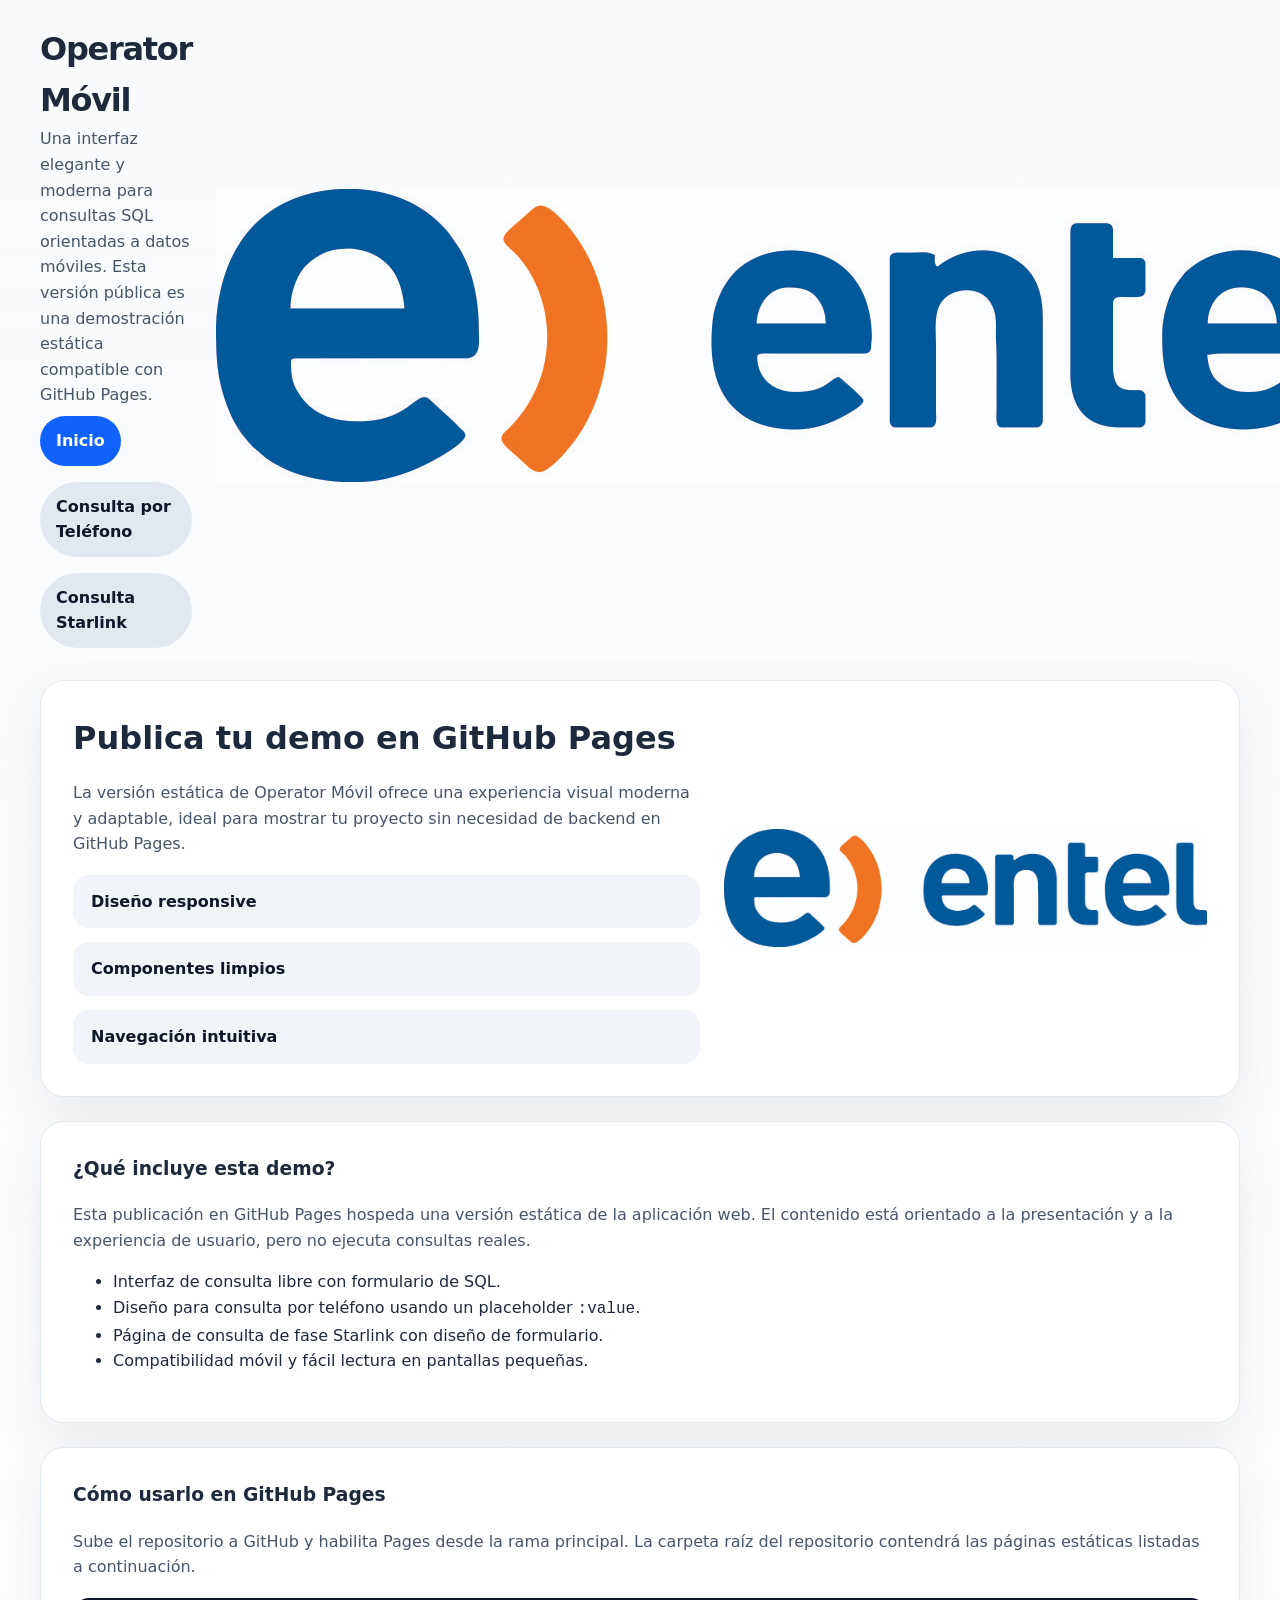
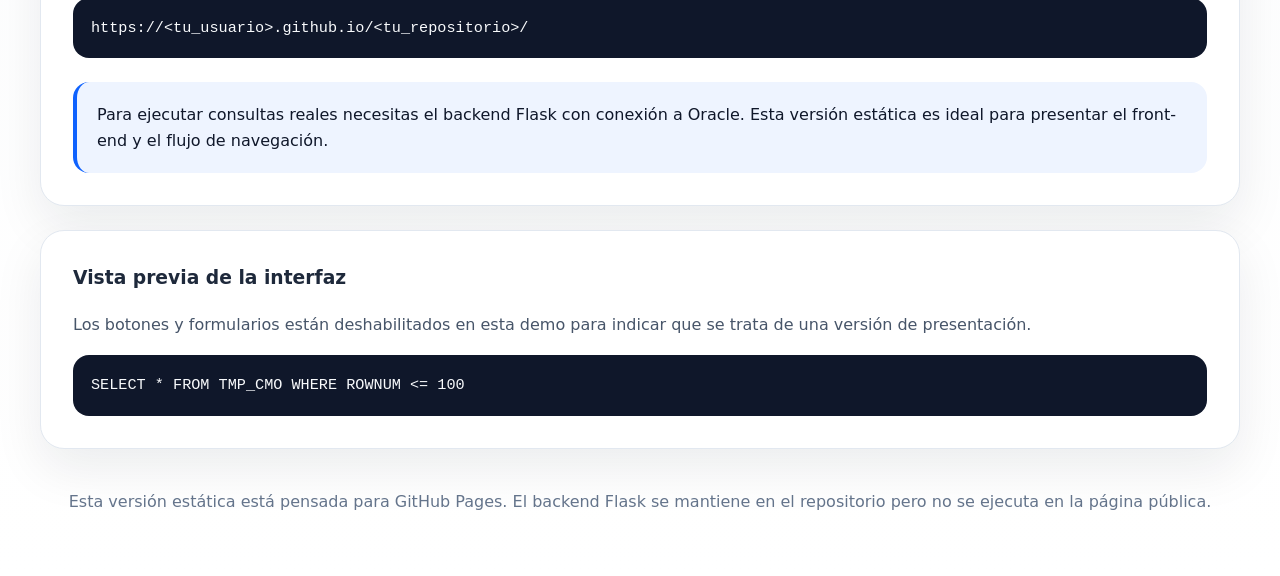
<file: index.html>
<!DOCTYPE html>
<html lang="es">
<head>
    <meta charset="UTF-8" />
    <meta name="viewport" content="width=device-width, initial-scale=1.0" />
    <title>Operator Móvil | Demo pública</title>
    <link rel="stylesheet" href="static/css/style.css" />
</head>
<body>
    <div class="site-shell">
        <header class="header">
            <div class="branding">
                <div>
                    <h1>Operator Móvil</h1>
                    <p>Una interfaz elegante y moderna para consultas SQL orientadas a datos móviles. Esta versión pública es una demostración estática compatible con GitHub Pages.</p>
                </div>
                <div class="nav-links">
                    <a href="index.html" class="active">Inicio</a>
                    <a href="value_search.html">Consulta por Teléfono</a>
                    <a href="starlink_phase.html">Consulta Starlink</a>
                </div>
            </div>
            <img src="static/logo.jpg" alt="Operator Móvil" class="logo" />
        </header>

        <section class="hero-card">
            <div class="hero-grid">
                <div>
                    <h2>Publica tu demo en GitHub Pages</h2>
                    <p>La versión estática de Operator Móvil ofrece una experiencia visual moderna y adaptable, ideal para mostrar tu proyecto sin necesidad de backend en GitHub Pages.</p>
                    <div class="badge-list">
                        <span class="badge">Diseño responsive</span>
                        <span class="badge">Componentes limpios</span>
                        <span class="badge">Navegación intuitiva</span>
                    </div>
                </div>
                <img src="static/logo.jpg" alt="Demo Operator Móvil" />
            </div>
        </section>

        <section class="section-card">
            <h3>¿Qué incluye esta demo?</h3>
            <p>Esta publicación en GitHub Pages hospeda una versión estática de la aplicación web. El contenido está orientado a la presentación y a la experiencia de usuario, pero no ejecuta consultas reales.</p>
            <ul>
                <li>Interfaz de consulta libre con formulario de SQL.</li>
                <li>Diseño para consulta por teléfono usando un placeholder <code>:value</code>.</li>
                <li>Página de consulta de fase Starlink con diseño de formulario.</li>
                <li>Compatibilidad móvil y fácil lectura en pantallas pequeñas.</li>
            </ul>
        </section>

        <section class="section-card">
            <h3>Cómo usarlo en GitHub Pages</h3>
            <p>Sube el repositorio a GitHub y habilita Pages desde la rama principal. La carpeta raíz del repositorio contendrá las páginas estáticas listadas a continuación.</p>
            <div class="code-block">https://&lt;tu_usuario&gt;.github.io/&lt;tu_repositorio&gt;/</div>
            <div class="note">Para ejecutar consultas reales necesitas el backend Flask con conexión a Oracle. Esta versión estática es ideal para presentar el front-end y el flujo de navegación.</div>
        </section>

        <section class="demo-card">
            <h3>Vista previa de la interfaz</h3>
            <p>Los botones y formularios están deshabilitados en esta demo para indicar que se trata de una versión de presentación.</p>
            <div class="code-block">SELECT * FROM TMP_CMO WHERE ROWNUM &lt;= 100</div>
        </section>

        <footer class="footer">
            <p>Esta versión estática está pensada para GitHub Pages. El backend Flask se mantiene en el repositorio pero no se ejecuta en la página pública.</p>
        </footer>
    </div>
</body>
</html>
</file>
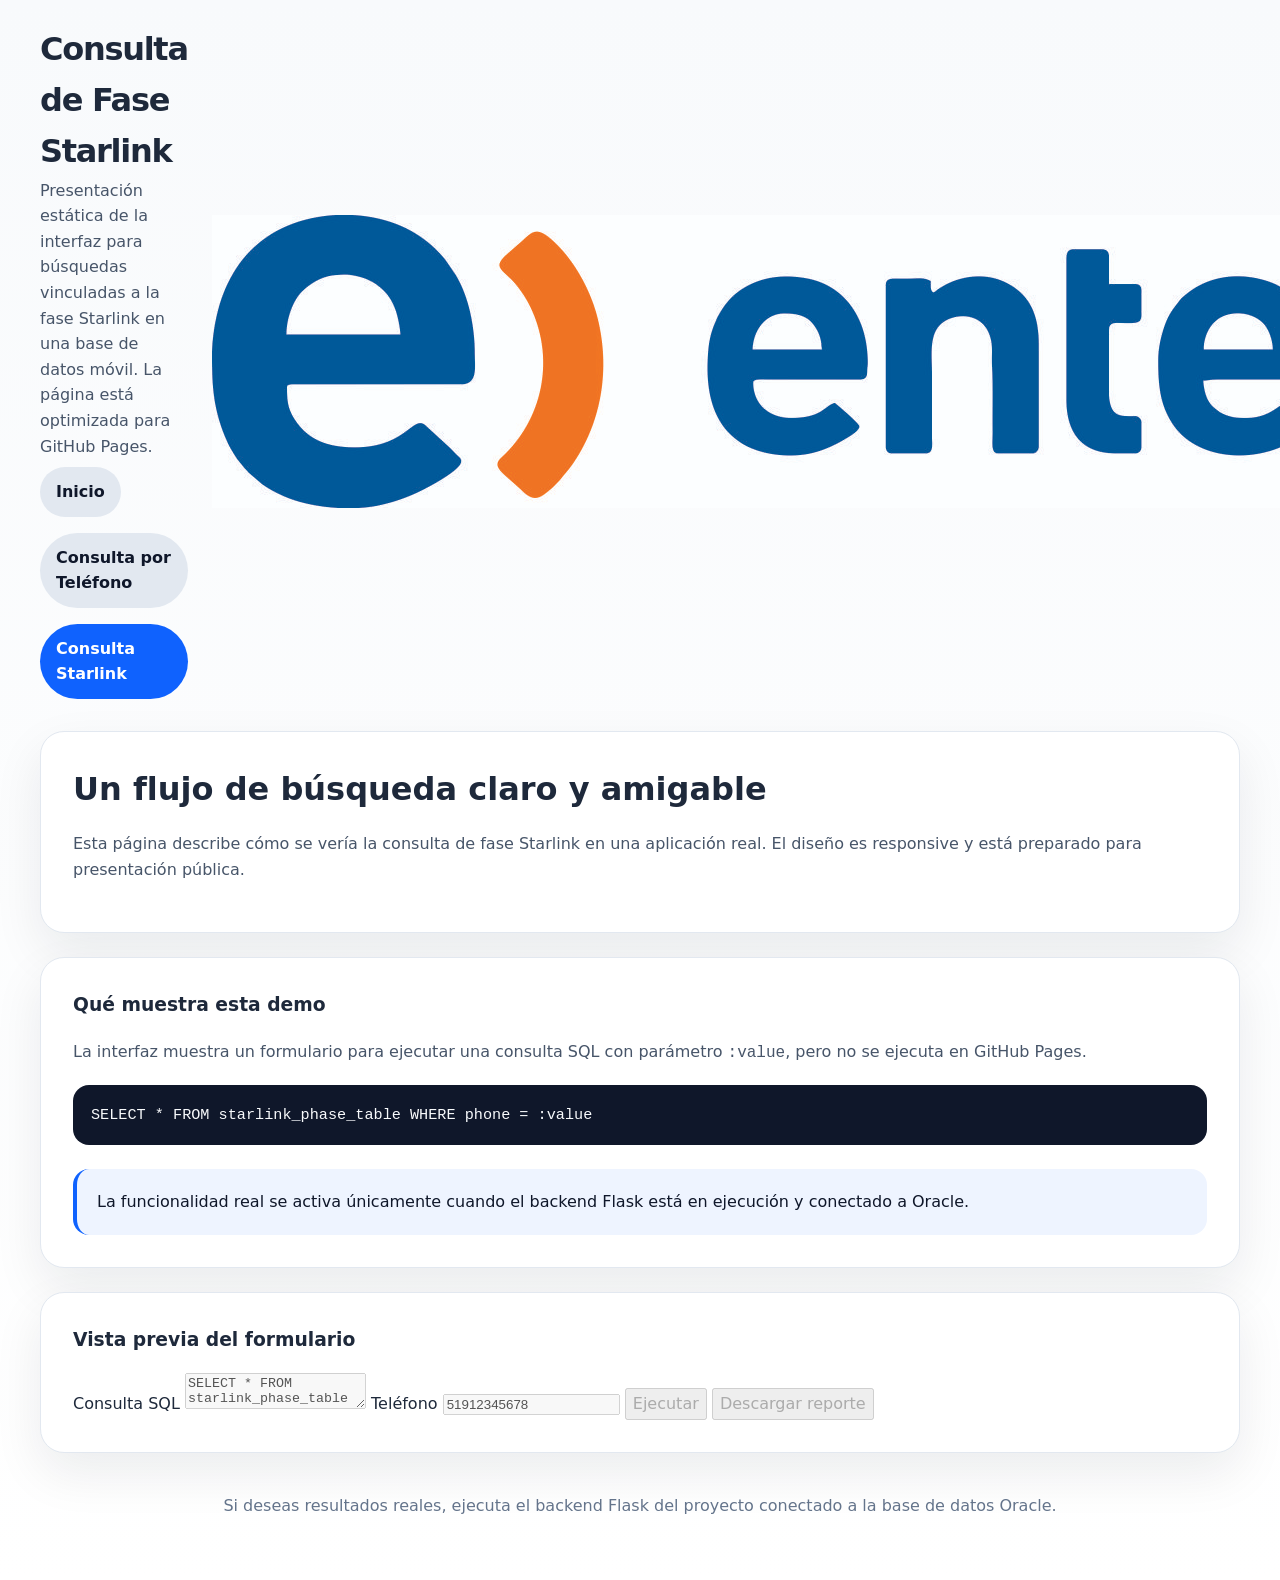
<file: starlink_phase.html>
<!DOCTYPE html>
<html lang="es">
<head>
    <meta charset="UTF-8" />
    <meta name="viewport" content="width=device-width, initial-scale=1.0" />
    <title>Operator Móvil | Consulta de Fase Starlink</title>
    <link rel="stylesheet" href="static/css/style.css" />
</head>
<body>
    <div class="site-shell">
        <header class="header">
            <div class="branding">
                <div>
                    <h1>Consulta de Fase Starlink</h1>
                    <p>Presentación estática de la interfaz para búsquedas vinculadas a la fase Starlink en una base de datos móvil. La página está optimizada para GitHub Pages.</p>
                </div>
                <div class="nav-links">
                    <a href="index.html">Inicio</a>
                    <a href="value_search.html">Consulta por Teléfono</a>
                    <a href="starlink_phase.html" class="active">Consulta Starlink</a>
                </div>
            </div>
            <img src="static/logo.jpg" alt="Operator Móvil" class="logo" />
        </header>

        <section class="hero-card">
            <h2>Un flujo de búsqueda claro y amigable</h2>
            <p>Esta página describe cómo se vería la consulta de fase Starlink en una aplicación real. El diseño es responsive y está preparado para presentación pública.</p>
        </section>

        <section class="section-card">
            <h3>Qué muestra esta demo</h3>
            <p>La interfaz muestra un formulario para ejecutar una consulta SQL con parámetro <code>:value</code>, pero no se ejecuta en GitHub Pages.</p>
            <div class="code-block">SELECT * FROM starlink_phase_table WHERE phone = :value</div>
            <div class="note">La funcionalidad real se activa únicamente cuando el backend Flask está en ejecución y conectado a Oracle.</div>
        </section>

        <section class="demo-card">
            <h3>Vista previa del formulario</h3>
            <form>
                <label for="query">Consulta SQL</label>
                <textarea id="query" disabled>SELECT * FROM starlink_phase_table WHERE phone = :value</textarea>
                <label for="value">Teléfono</label>
                <input id="value" type="text" disabled value="51912345678" />
                <button type="button" disabled>Ejecutar</button>
                <button type="button" disabled>Descargar reporte</button>
            </form>
        </section>

        <footer class="footer">
            <p>Si deseas resultados reales, ejecuta el backend Flask del proyecto conectado a la base de datos Oracle.</p>
        </footer>
    </div>
</body>
</html>
</file>
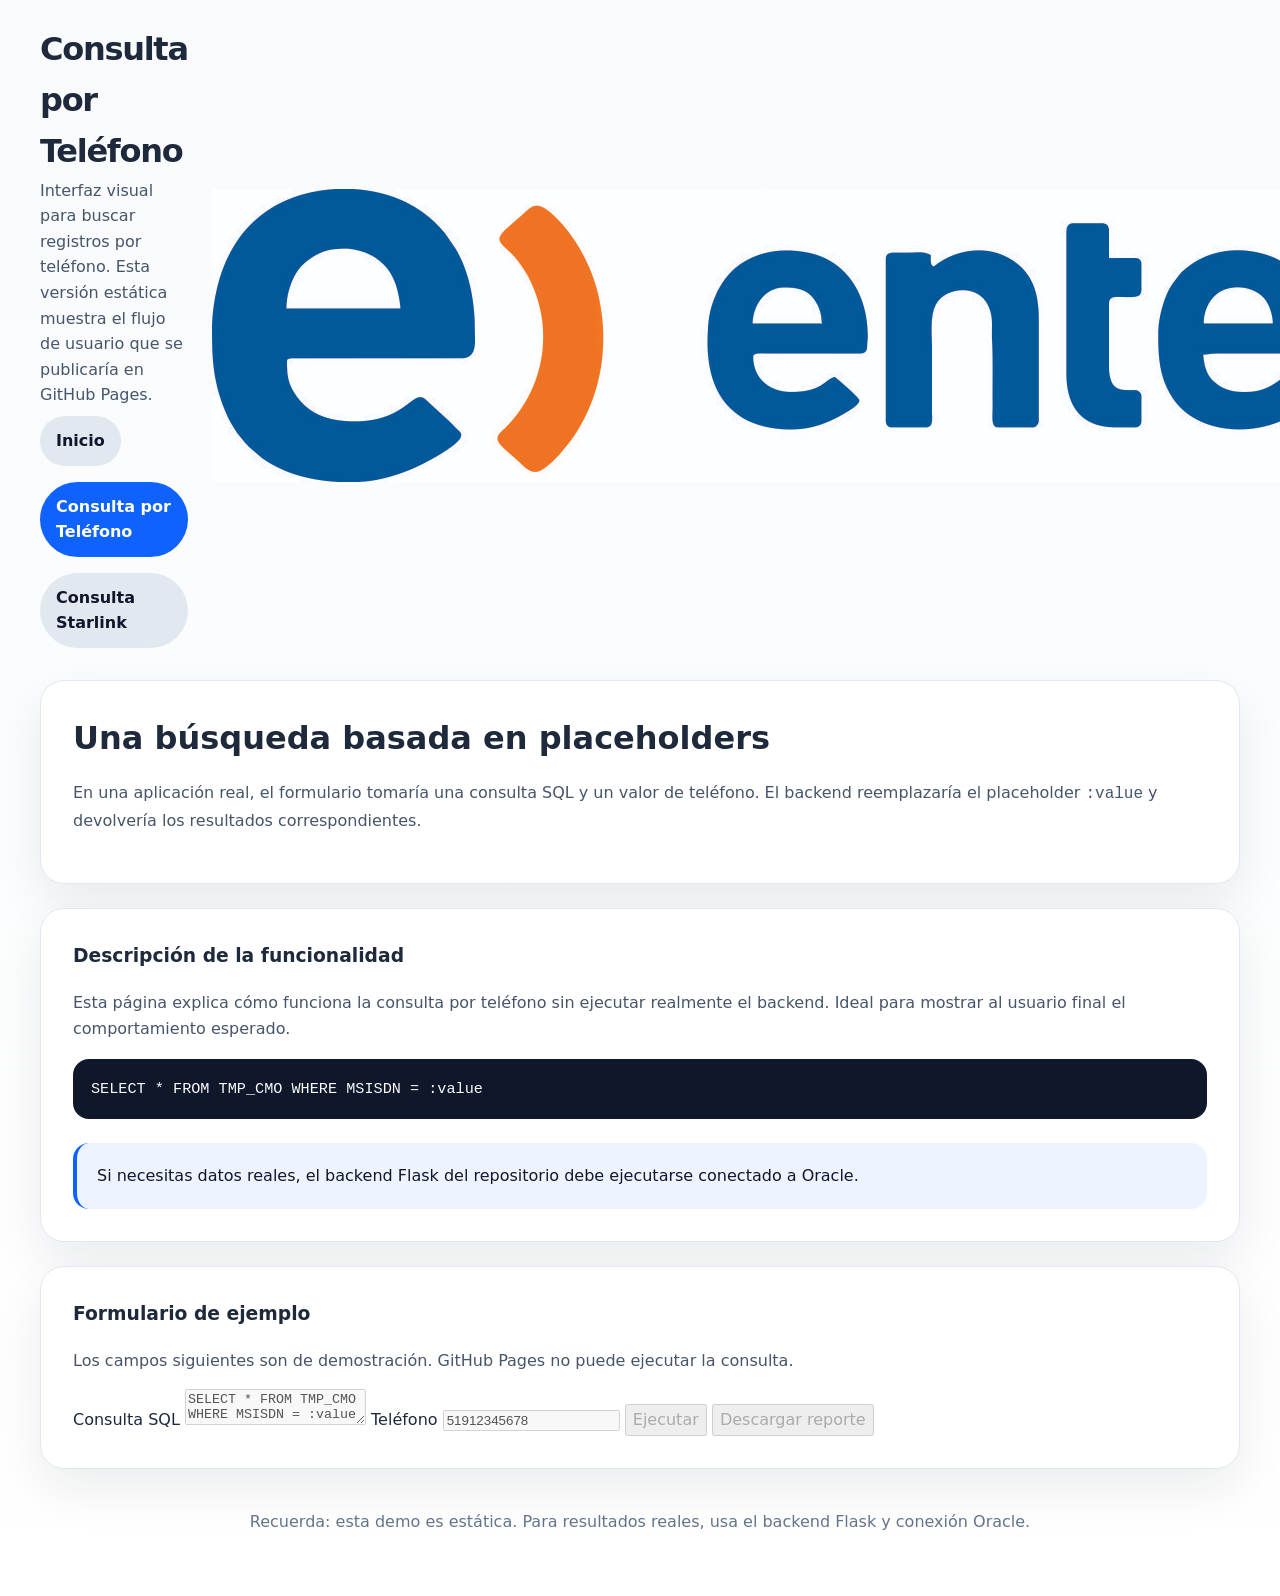
<file: value_search.html>
<!DOCTYPE html>
<html lang="es">
<head>
    <meta charset="UTF-8" />
    <meta name="viewport" content="width=device-width, initial-scale=1.0" />
    <title>Operator Móvil | Consulta por Teléfono</title>
    <link rel="stylesheet" href="static/css/style.css" />
</head>
<body>
    <div class="site-shell">
        <header class="header">
            <div class="branding">
                <div>
                    <h1>Consulta por Teléfono</h1>
                    <p>Interfaz visual para buscar registros por teléfono. Esta versión estática muestra el flujo de usuario que se publicaría en GitHub Pages.</p>
                </div>
                <div class="nav-links">
                    <a href="index.html">Inicio</a>
                    <a href="value_search.html" class="active">Consulta por Teléfono</a>
                    <a href="starlink_phase.html">Consulta Starlink</a>
                </div>
            </div>
            <img src="static/logo.jpg" alt="Operator Móvil" class="logo" />
        </header>

        <section class="hero-card">
            <h2>Una búsqueda basada en placeholders</h2>
            <p>En una aplicación real, el formulario tomaría una consulta SQL y un valor de teléfono. El backend reemplazaría el placeholder <code>:value</code> y devolvería los resultados correspondientes.</p>
        </section>

        <section class="section-card">
            <h3>Descripción de la funcionalidad</h3>
            <p>Esta página explica cómo funciona la consulta por teléfono sin ejecutar realmente el backend. Ideal para mostrar al usuario final el comportamiento esperado.</p>
            <div class="code-block">SELECT * FROM TMP_CMO WHERE MSISDN = :value</div>
            <div class="note">Si necesitas datos reales, el backend Flask del repositorio debe ejecutarse conectado a Oracle.</div>
        </section>

        <section class="demo-card">
            <h3>Formulario de ejemplo</h3>
            <p>Los campos siguientes son de demostración. GitHub Pages no puede ejecutar la consulta.</p>
            <form>
                <label for="query">Consulta SQL</label>
                <textarea id="query" disabled>SELECT * FROM TMP_CMO WHERE MSISDN = :value</textarea>
                <label for="value">Teléfono</label>
                <input id="value" type="text" disabled value="51912345678" />
                <button type="button" disabled>Ejecutar</button>
                <button type="button" disabled>Descargar reporte</button>
            </form>
        </section>

        <footer class="footer">
            <p>Recuerda: esta demo es estática. Para resultados reales, usa el backend Flask y conexión Oracle.</p>
        </footer>
    </div>
</body>
</html>
</file>
<file: static/css/style.css>
/* Estilos compartidos para la versión pública de GitHub Pages */
:root {
  color-scheme: light;
  font-family: Inter, system-ui, -apple-system, BlinkMacSystemFont, 'Segoe UI', sans-serif;
  font-size: 16px;
  line-height: 1.6;
  color: #1e293b;
  background: #f8fafc;
}
* {
  box-sizing: border-box;
}
body {
  margin: 0;
  min-height: 100vh;
  background: linear-gradient(180deg, #f8fafc 0%, #ffffff 100%);
}
img {
  max-width: 100%;
  display: block;
}
a {
  color: #0f62fe;
  text-decoration: none;
}
a:hover {
  text-decoration: underline;
}
button {
  font: inherit;
}
.site-shell {
  width: min(1200px, calc(100% - 32px));
  margin: 0 auto;
  padding: 24px 0 48px;
}
.header {
  display: flex;
  align-items: center;
  justify-content: space-between;
  gap: 24px;
  margin-bottom: 32px;
}
.branding {
  display: grid;
  gap: 8px;
}
.branding h1 {
  margin: 0;
  font-size: clamp(2rem, 2.5vw, 3rem);
  letter-spacing: -0.04em;
}
.branding p {
  margin: 0;
  max-width: 680px;
  color: #475569;
}
.nav-links {
  display: flex;
  gap: 16px;
  flex-wrap: wrap;
}
.nav-links a {
  padding: 12px 16px;
  border-radius: 999px;
  background: #e2e8f0;
  color: #0f172a;
  font-weight: 600;
}
.nav-links a.active,
.nav-links a:hover {
  background: #0f62fe;
  color: #fff;
}
.hero-card,
.section-card,
.demo-card {
  background: #ffffff;
  border: 1px solid #e2e8f0;
  border-radius: 24px;
  box-shadow: 0 20px 50px rgba(15, 23, 42, 0.08);
  padding: 32px;
  margin-bottom: 24px;
}
.hero-grid {
  display: grid;
  gap: 24px;
  grid-template-columns: minmax(0, 1.3fr) minmax(260px, 1fr);
  align-items: center;
}
.hero-grid img {
  width: 100%;
  border-radius: 20px;
  object-fit: cover;
  max-height: 420px;
}
.hero-card h2 {
  margin-top: 0;
  margin-bottom: 16px;
  font-size: clamp(2rem, 2.5vw, 2.75rem);
}
.hero-card p {
  margin: 0 0 18px;
  color: #475569;
}
.badge-list {
  display: grid;
  gap: 14px;
}
.badge {
  display: inline-flex;
  align-items: center;
  gap: 10px;
  padding: 14px 18px;
  border-radius: 16px;
  background: #f1f5f9;
  color: #0f172a;
  font-weight: 600;
}
.content-grid {
  display: grid;
  grid-template-columns: repeat(2, minmax(0, 1fr));
  gap: 24px;
}
.section-card h3,
.demo-card h3 {
  margin-top: 0;
}
.section-card p,
.demo-card p {
  color: #475569;
}
.code-block {
  width: 100%;
  background: #0f172a;
  color: #f8fafc;
  border-radius: 16px;
  padding: 18px;
  overflow-x: auto;
  font-family: ui-monospace, SFMono-Regular, Menlo, Monaco, Consolas, 'Liberation Mono', 'Courier New', monospace;
  font-size: 0.95rem;
  margin: 18px 0 0;
}
.note {
  margin-top: 24px;
  padding: 20px;
  border-left: 4px solid #0f62fe;
  background: #eef4ff;
  border-radius: 16px;
  color: #0f172a;
}
.footer {
  margin-top: 40px;
  text-align: center;
  color: #64748b;
}
@media (max-width: 900px) {
  .hero-grid,
  .content-grid {
    grid-template-columns: 1fr;
  }
  .header {
    flex-direction: column;
    align-items: flex-start;
  }
}
@media (max-width: 640px) {
  .site-shell {
    padding: 16px 0 32px;
  }
  .nav-links {
    gap: 10px;
  }
}
</file>
